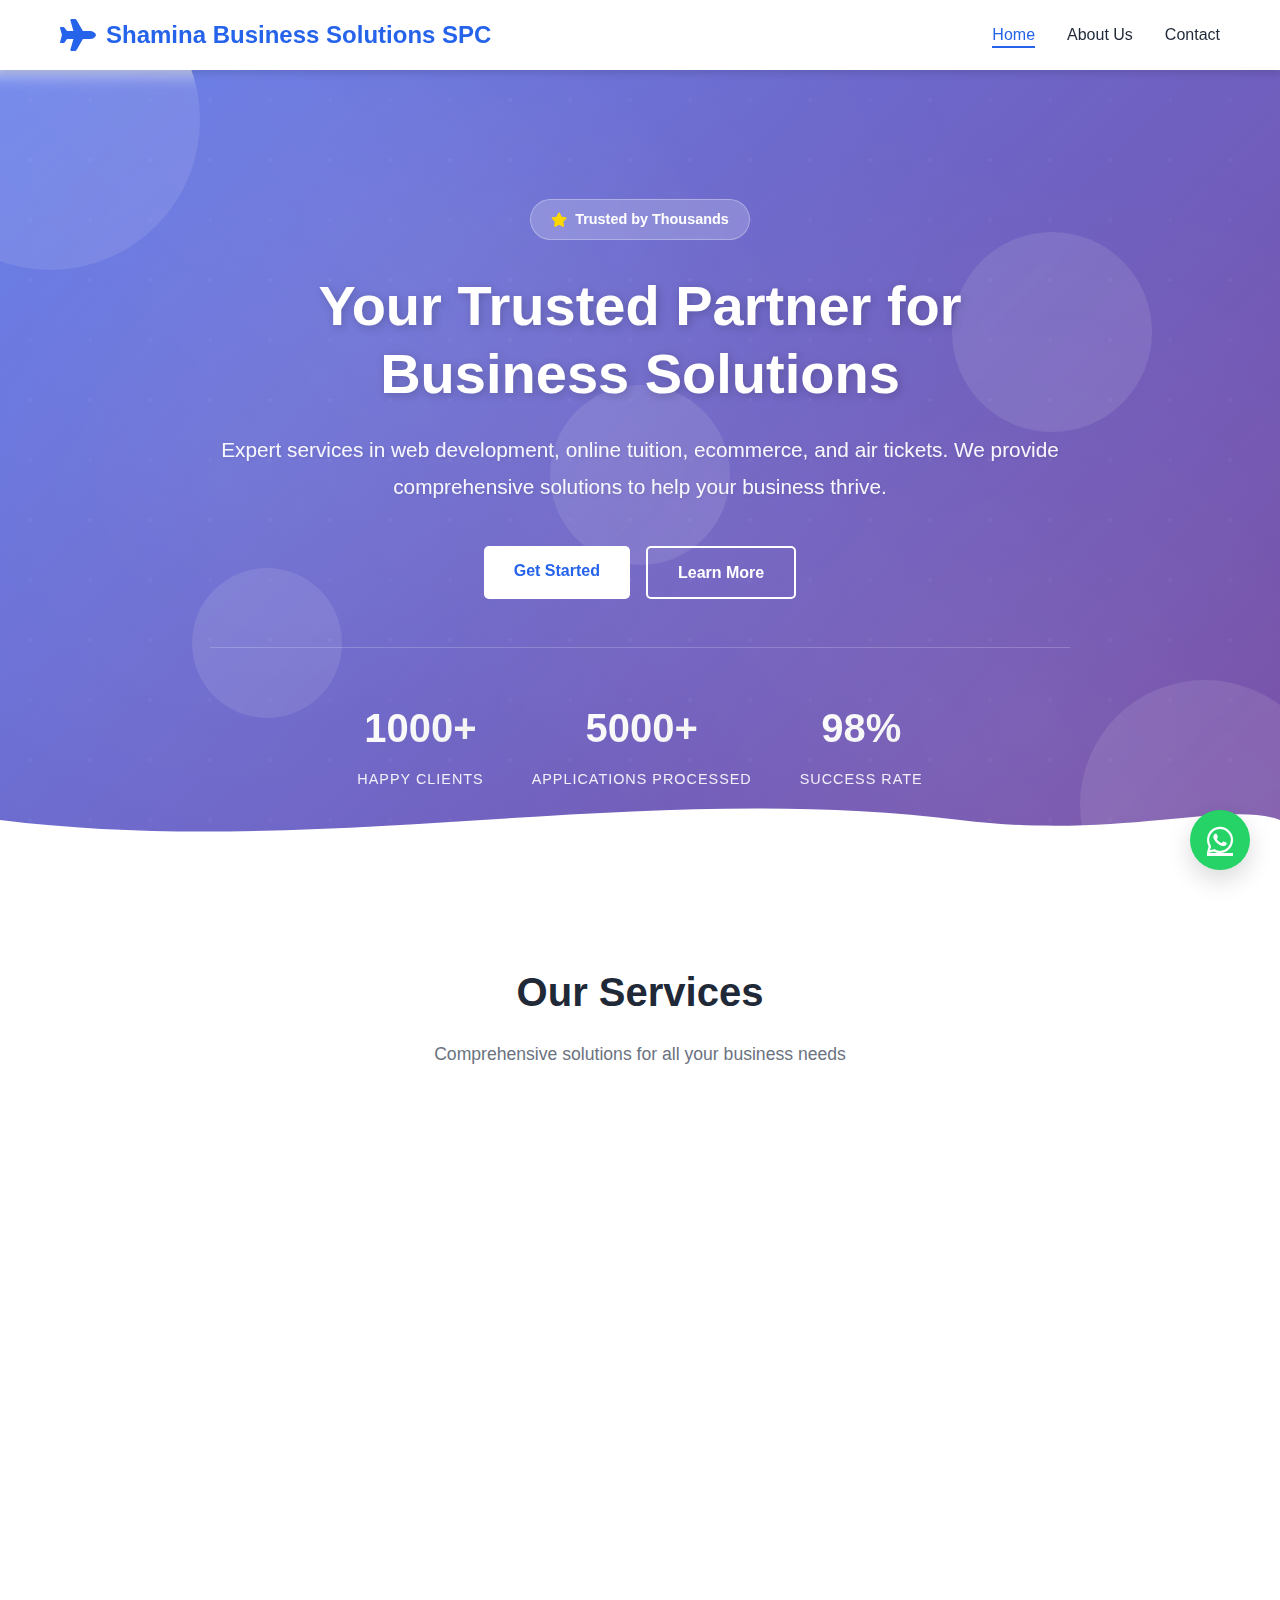
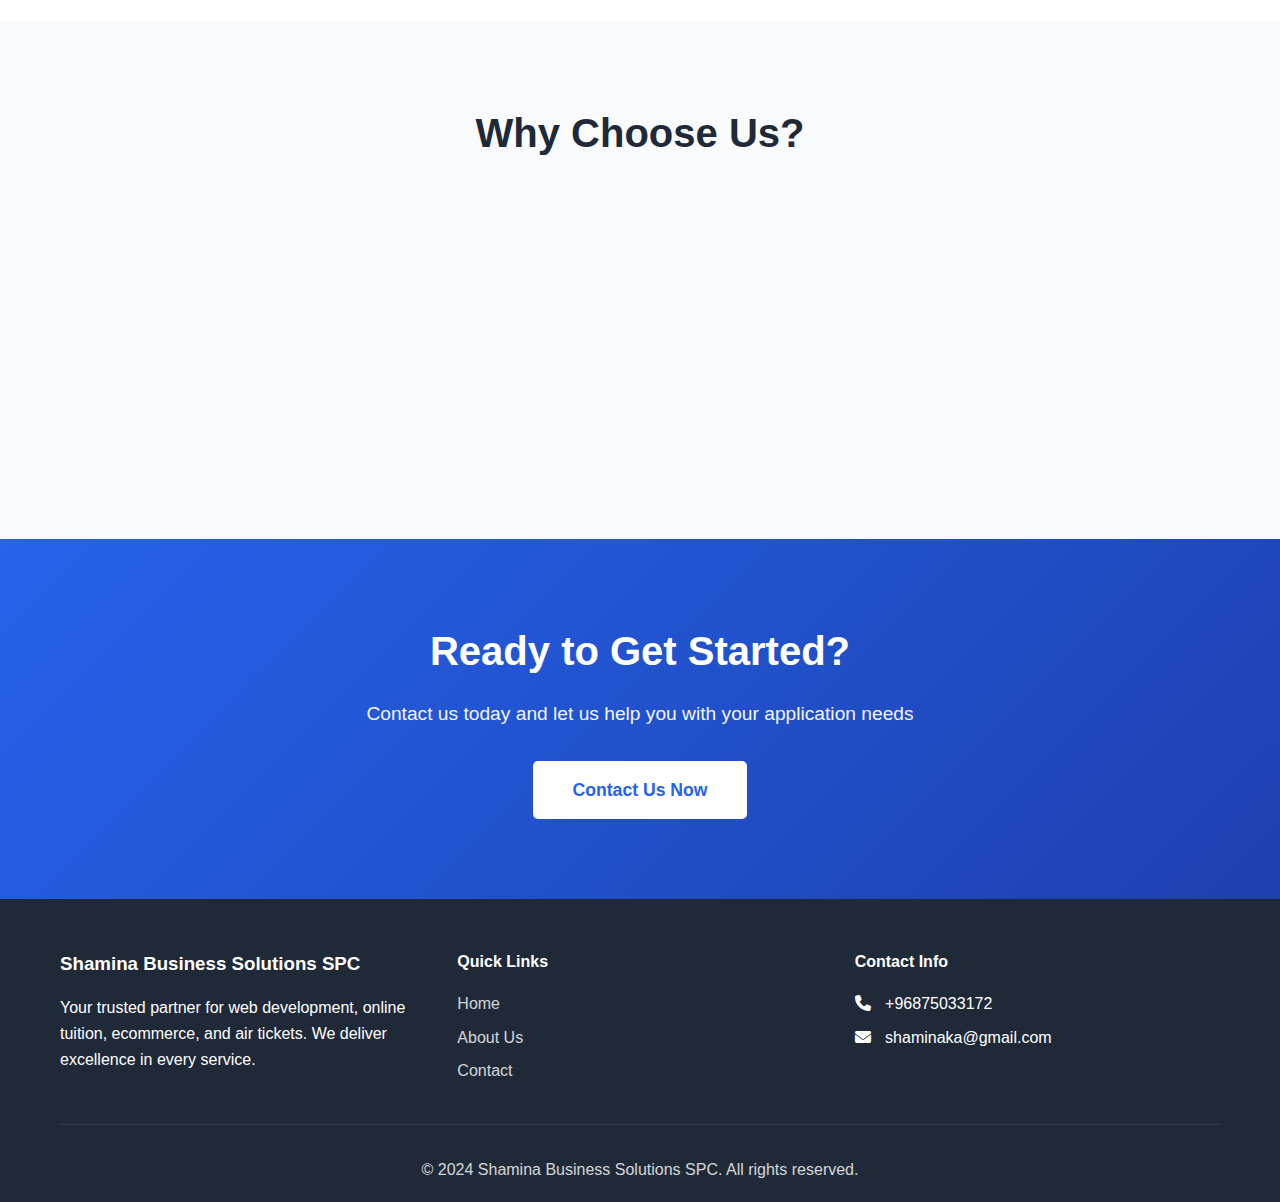
<file: index.html>
<!DOCTYPE html>
<html lang="en">
<head>
    <meta charset="UTF-8">
    <meta name="viewport" content="width=device-width, initial-scale=1.0">
    <title>Shamina Business Solutions SPC - Your Trusted Application Consultancy</title>
    <link rel="stylesheet" href="styles.css">
    <link rel="stylesheet" href="https://cdnjs.cloudflare.com/ajax/libs/font-awesome/6.4.0/css/all.min.css">
</head>
<body>
    <!-- Navigation -->
    <nav class="navbar">
        <div class="container">
            <div class="nav-wrapper">
                <div class="logo">
                    <i class="fas fa-plane"></i>
                    <span>Shamina Business Solutions SPC</span>
                </div>
                <ul class="nav-menu" id="navMenu">
                    <li><a href="index.html" class="active">Home</a></li>
                    <li><a href="about.html">About Us</a></li>
                    <li><a href="contact.html">Contact</a></li>
                </ul>
                <div class="hamburger" id="hamburger">
                    <span></span>
                    <span></span>
                    <span></span>
                </div>
            </div>
        </div>
    </nav>

    <!-- Hero Section -->
    <section class="hero">
        <div class="hero-background">
            <div class="hero-shapes">
                <div class="shape shape-1"></div>
                <div class="shape shape-2"></div>
                <div class="shape shape-3"></div>
                <div class="shape shape-4"></div>
                <div class="shape shape-5"></div>
            </div>
            <div class="hero-pattern"></div>
        </div>
        <div class="hero-overlay"></div>
        <div class="container">
            <div class="hero-content">
                <div class="hero-badge">
                    <i class="fas fa-star"></i>
                    <span>Trusted by Thousands</span>
                </div>
                <h1>Your Trusted Partner for Business Solutions</h1>
                <p>Expert services in web development, online tuition, ecommerce, and air tickets. We provide comprehensive solutions to help your business thrive.</p>
                <div class="hero-buttons">
                    <a href="contact.html" class="btn btn-primary">Get Started</a>
                    <a href="about.html" class="btn btn-secondary">Learn More</a>
                </div>
                <div class="hero-stats">
                    <div class="stat-item">
                        <div class="stat-number">1000+</div>
                        <div class="stat-label">Happy Clients</div>
                    </div>
                    <div class="stat-item">
                        <div class="stat-number">5000+</div>
                        <div class="stat-label">Applications Processed</div>
                    </div>
                    <div class="stat-item">
                        <div class="stat-number">98%</div>
                        <div class="stat-label">Success Rate</div>
                    </div>
                </div>
            </div>
        </div>
        <div class="hero-wave">
            <svg viewBox="0 0 1200 120" preserveAspectRatio="none">
                <path d="M0,60 C300,100 600,20 900,60 C1050,80 1150,40 1200,60 L1200,120 L0,120 Z" fill="white"></path>
            </svg>
        </div>
    </section>

    <!-- Services Section -->
    <section class="services">
        <div class="container">
            <h2 class="section-title">Our Services</h2>
            <p class="section-subtitle">Comprehensive solutions for all your business needs</p>
            <div class="services-grid">
                <div class="service-card">
                    <div class="service-icon">
                        <i class="fas fa-code"></i>
                    </div>
                    <h3>Web Developing</h3>
                    <p>Professional web development services to create stunning, responsive websites tailored to your business needs. From design to deployment, we've got you covered.</p>
                </div>
                <div class="service-card">
                    <div class="service-icon">
                        <i class="fas fa-graduation-cap"></i>
                    </div>
                    <h3>Online Tuition</h3>
                    <p>Expert online tutoring services across various subjects. Learn from qualified instructors in a flexible, interactive online environment.</p>
                </div>
                <div class="service-card">
                    <div class="service-icon">
                        <i class="fas fa-shopping-cart"></i>
                    </div>
                    <h3>Ecommerce</h3>
                    <p>Complete ecommerce solutions to set up and manage your online store. We help you sell products and services online with ease.</p>
                </div>
                <div class="service-card">
                    <div class="service-icon">
                        <i class="fas fa-plane-departure"></i>
                    </div>
                    <h3>Air Tickets</h3>
                    <p>Book domestic and international flights with ease. We help you find the best deals and handle all booking procedures.</p>
                </div>
            </div>
        </div>
    </section>

    <!-- Why Choose Us Section -->
    <section class="why-choose-us">
        <div class="container">
            <h2 class="section-title">Why Choose Us?</h2>
            <div class="features-grid">
                <div class="feature-item">
                    <i class="fas fa-check-circle"></i>
                    <h4>Expert Guidance</h4>
                    <p>Years of experience in handling various online applications</p>
                </div>
                <div class="feature-item">
                    <i class="fas fa-clock"></i>
                    <h4>Quick Processing</h4>
                    <p>Fast and efficient service to save your valuable time</p>
                </div>
                <div class="feature-item">
                    <i class="fas fa-shield-alt"></i>
                    <h4>Secure & Reliable</h4>
                    <p>Your information is safe with us. We maintain strict confidentiality</p>
                </div>
                <div class="feature-item">
                    <i class="fas fa-handshake"></i>
                    <h4>Customer Support</h4>
                    <p>Dedicated support team available to assist you anytime</p>
                </div>
            </div>
        </div>
    </section>

    <!-- CTA Section -->
    <section class="cta">
        <div class="container">
            <h2>Ready to Get Started?</h2>
            <p>Contact us today and let us help you with your application needs</p>
            <a href="contact.html" class="btn btn-primary btn-large">Contact Us Now</a>
        </div>
    </section>

    <!-- Footer -->
    <footer class="footer">
        <div class="container">
            <div class="footer-content">
                <div class="footer-section">
                    <h3>Shamina Business Solutions SPC</h3>
                    <p>Your trusted partner for web development, online tuition, ecommerce, and air tickets. We deliver excellence in every service.</p>
                </div>
                <div class="footer-section">
                    <h4>Quick Links</h4>
                    <ul>
                        <li><a href="index.html">Home</a></li>
                        <li><a href="about.html">About Us</a></li>
                        <li><a href="contact.html">Contact</a></li>
                    </ul>
                </div>
                <div class="footer-section">
                    <h4>Contact Info</h4>
                    <ul>
                        <li><i class="fas fa-phone"></i> +96875033172</li>
                        <li><i class="fas fa-envelope"></i> shaminaka@gmail.com</li>
                    </ul>
                </div>
            </div>
            <div class="footer-bottom">
                <p>&copy; 2024 Shamina Business Solutions SPC. All rights reserved.</p>
            </div>
        </div>
    </footer>

    <!-- WhatsApp Floating Button -->
    <a href="https://wa.me/96875033172?text=Hello!%20I%20need%20help%20with%20your%20services." class="whatsapp-float" target="_blank" aria-label="Chat on WhatsApp">
        <i class="fab fa-whatsapp"></i>
    </a>

    <script src="script.js"></script>
</body>
</html>
</file>
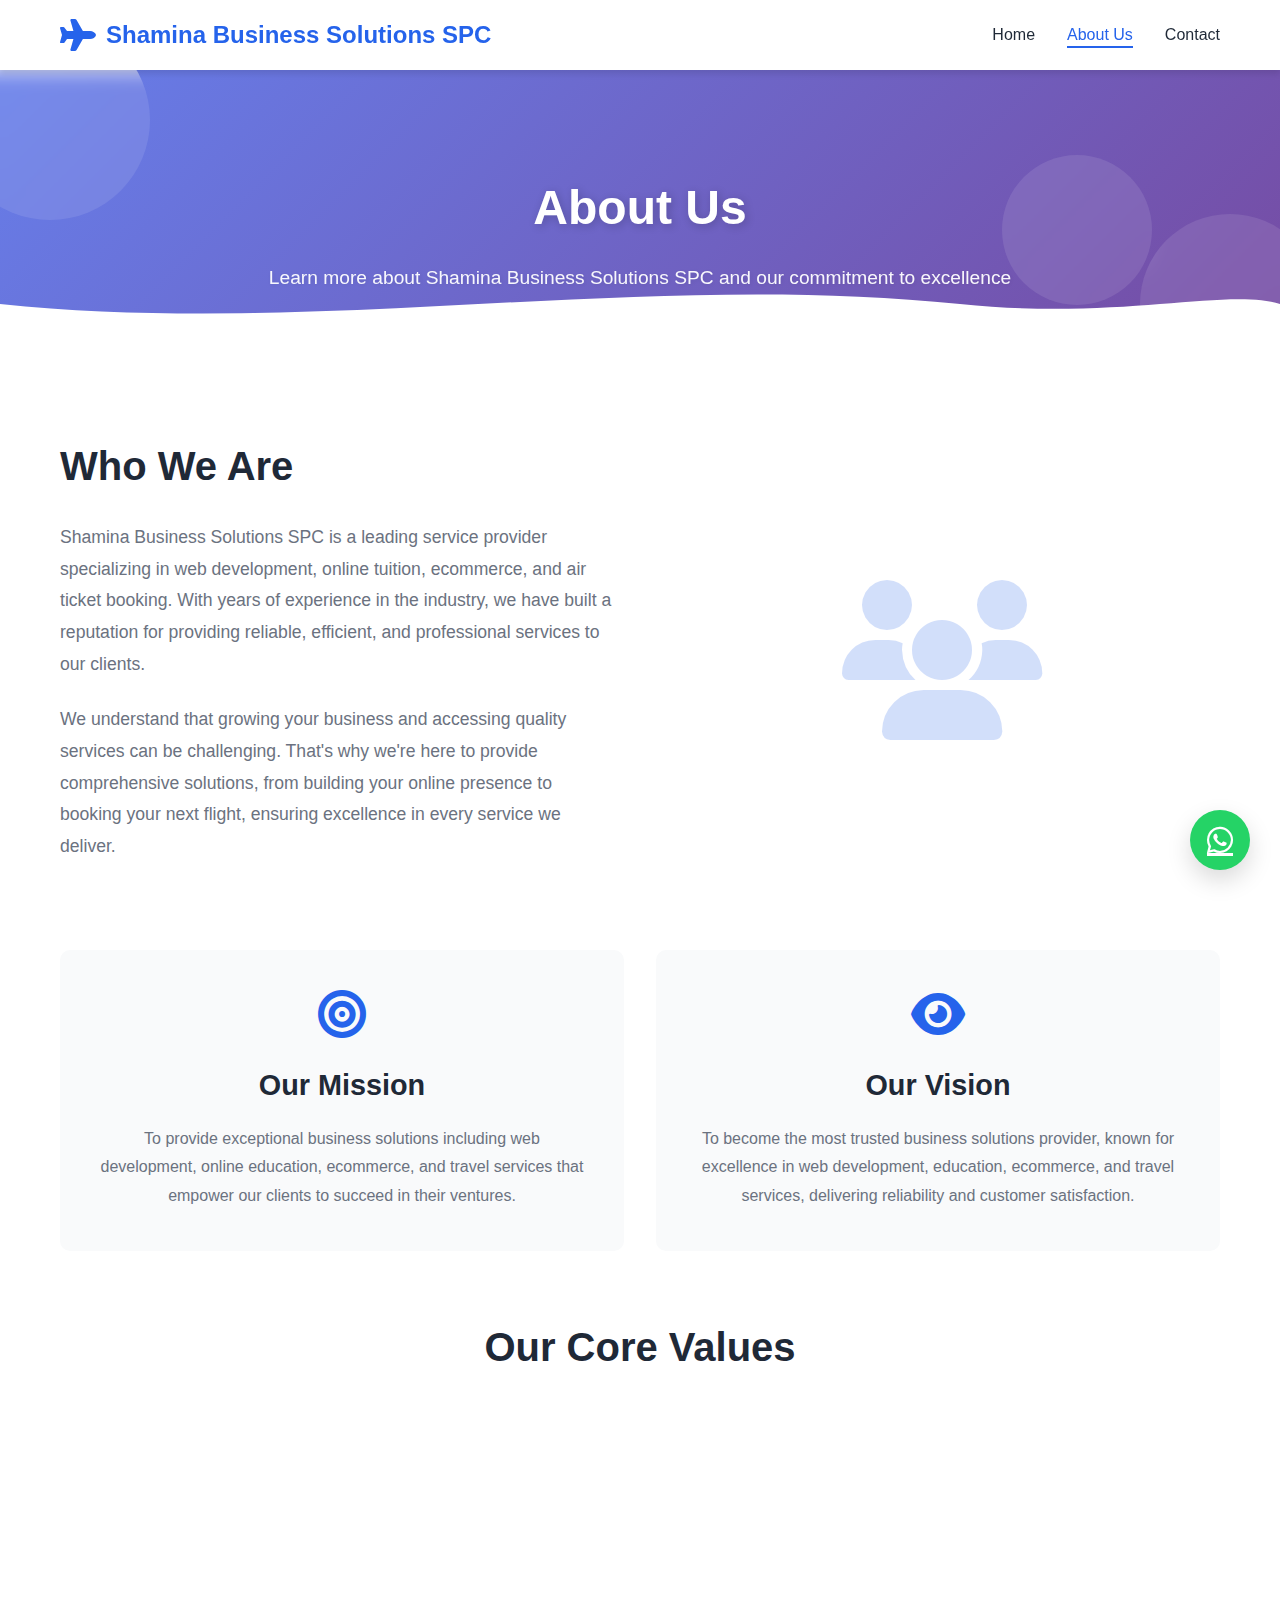
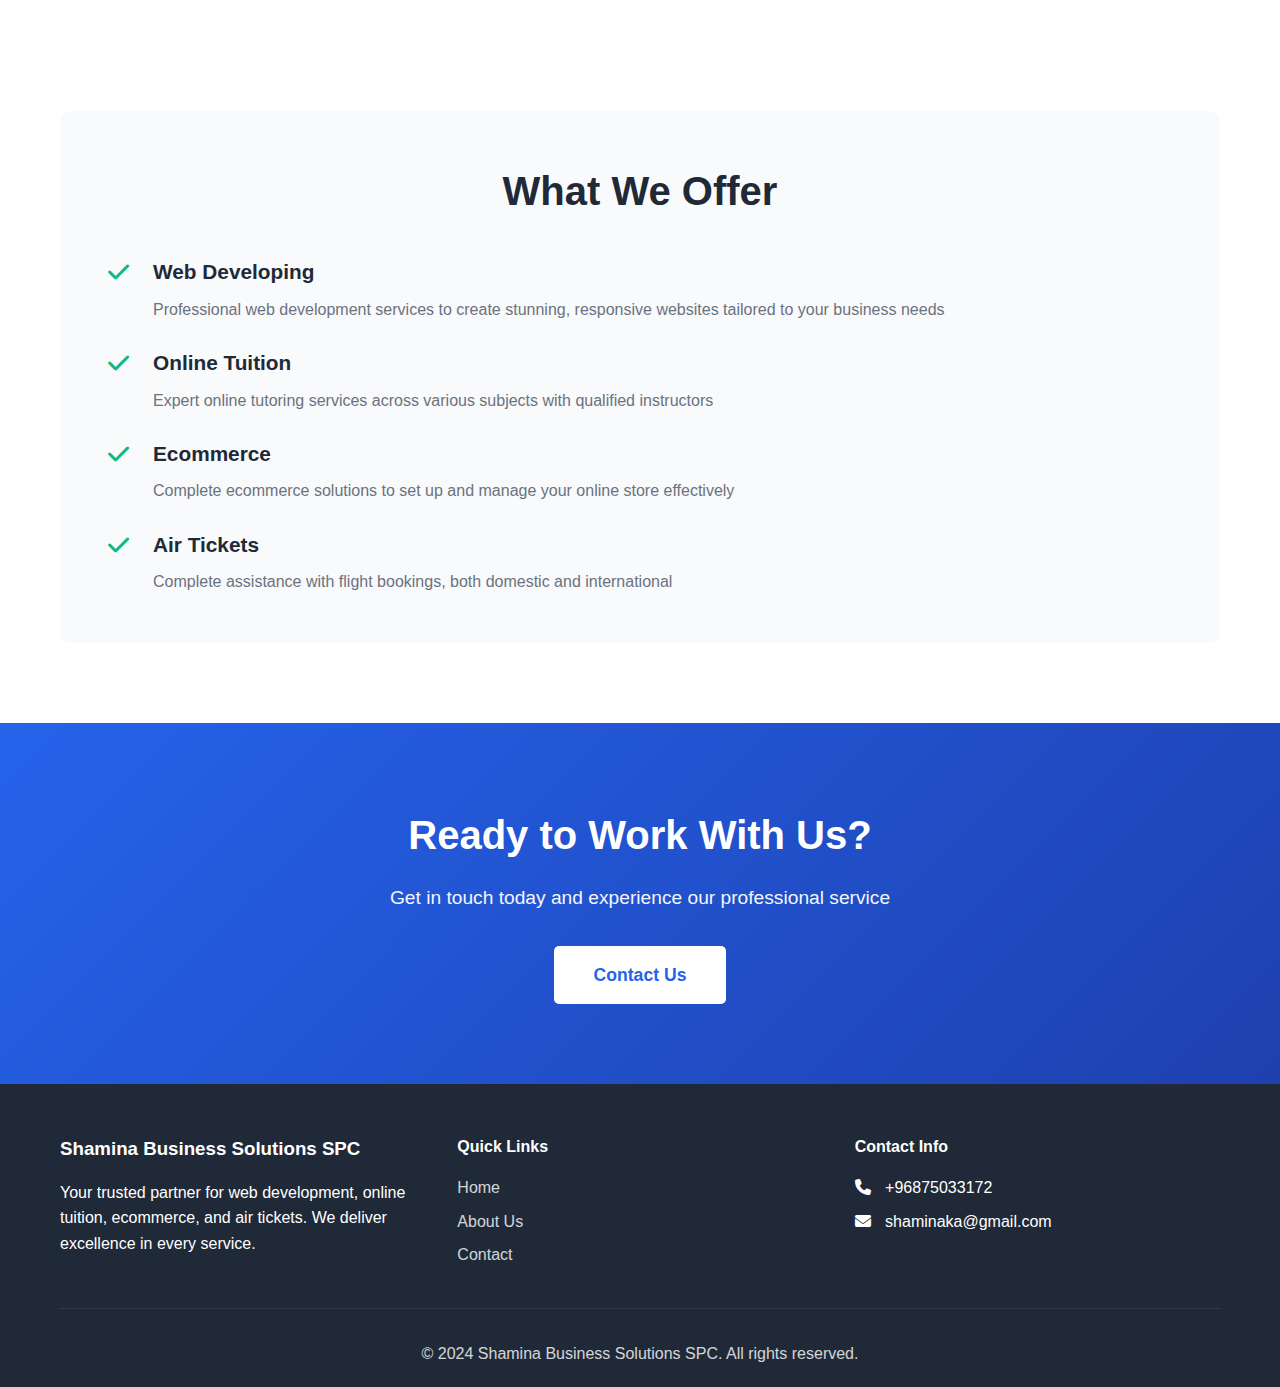
<file: about.html>
<!DOCTYPE html>
<html lang="en">
<head>
    <meta charset="UTF-8">
    <meta name="viewport" content="width=device-width, initial-scale=1.0">
    <title>About Us - Shamina Business Solutions SPC</title>
    <link rel="stylesheet" href="styles.css">
    <link rel="stylesheet" href="https://cdnjs.cloudflare.com/ajax/libs/font-awesome/6.4.0/css/all.min.css">
</head>
<body>
    <!-- Navigation -->
    <nav class="navbar">
        <div class="container">
            <div class="nav-wrapper">
                <div class="logo">
                    <i class="fas fa-plane"></i>
                    <span>Shamina Business Solutions SPC</span>
                </div>
                <ul class="nav-menu" id="navMenu">
                    <li><a href="index.html">Home</a></li>
                    <li><a href="about.html" class="active">About Us</a></li>
                    <li><a href="contact.html">Contact</a></li>
                </ul>
                <div class="hamburger" id="hamburger">
                    <span></span>
                    <span></span>
                    <span></span>
                </div>
            </div>
        </div>
    </nav>

    <!-- Page Header -->
    <section class="page-header">
        <div class="page-header-background">
            <div class="page-header-shapes">
                <div class="page-shape page-shape-1"></div>
                <div class="page-shape page-shape-2"></div>
                <div class="page-shape page-shape-3"></div>
            </div>
        </div>
        <div class="container">
            <h1>About Us</h1>
            <p>Learn more about Shamina Business Solutions SPC and our commitment to excellence</p>
        </div>
        <div class="page-header-wave">
            <svg viewBox="0 0 1200 120" preserveAspectRatio="none">
                <path d="M0,60 C300,100 600,20 900,60 C1050,80 1150,40 1200,60 L1200,120 L0,120 Z" fill="white"></path>
            </svg>
        </div>
    </section>

    <!-- About Content -->
    <section class="about-content">
        <div class="container">
            <div class="about-wrapper">
                <div class="about-text">
                    <h2>Who We Are</h2>
                    <p>Shamina Business Solutions SPC is a leading service provider specializing in web development, online tuition, ecommerce, and air ticket booking. With years of experience in the industry, we have built a reputation for providing reliable, efficient, and professional services to our clients.</p>
                    <p>We understand that growing your business and accessing quality services can be challenging. That's why we're here to provide comprehensive solutions, from building your online presence to booking your next flight, ensuring excellence in every service we deliver.</p>
                </div>
                <div class="about-image">
                    <i class="fas fa-users"></i>
                </div>
            </div>

            <div class="mission-vision">
                <div class="mission-card">
                    <i class="fas fa-bullseye"></i>
                    <h3>Our Mission</h3>
                    <p>To provide exceptional business solutions including web development, online education, ecommerce, and travel services that empower our clients to succeed in their ventures.</p>
                </div>
                <div class="vision-card">
                    <i class="fas fa-eye"></i>
                    <h3>Our Vision</h3>
                    <p>To become the most trusted business solutions provider, known for excellence in web development, education, ecommerce, and travel services, delivering reliability and customer satisfaction.</p>
                </div>
            </div>

            <div class="values-section">
                <h2>Our Core Values</h2>
                <div class="values-grid">
                    <div class="value-item">
                        <i class="fas fa-star"></i>
                        <h4>Excellence</h4>
                        <p>We strive for excellence in every service we provide</p>
                    </div>
                    <div class="value-item">
                        <i class="fas fa-heart"></i>
                        <h4>Integrity</h4>
                        <p>Honest and transparent in all our dealings</p>
                    </div>
                    <div class="value-item">
                        <i class="fas fa-users-cog"></i>
                        <h4>Customer Focus</h4>
                        <p>Your satisfaction is our top priority</p>
                    </div>
                    <div class="value-item">
                        <i class="fas fa-lightbulb"></i>
                        <h4>Innovation</h4>
                        <p>Continuously improving our services and processes</p>
                    </div>
                </div>
            </div>

            <div class="services-overview">
                <h2>What We Offer</h2>
                <div class="services-list">
                    <div class="service-item">
                        <i class="fas fa-check"></i>
                        <div>
                            <h4>Web Developing</h4>
                            <p>Professional web development services to create stunning, responsive websites tailored to your business needs</p>
                        </div>
                    </div>
                    <div class="service-item">
                        <i class="fas fa-check"></i>
                        <div>
                            <h4>Online Tuition</h4>
                            <p>Expert online tutoring services across various subjects with qualified instructors</p>
                        </div>
                    </div>
                    <div class="service-item">
                        <i class="fas fa-check"></i>
                        <div>
                            <h4>Ecommerce</h4>
                            <p>Complete ecommerce solutions to set up and manage your online store effectively</p>
                        </div>
                    </div>
                    <div class="service-item">
                        <i class="fas fa-check"></i>
                        <div>
                            <h4>Air Tickets</h4>
                            <p>Complete assistance with flight bookings, both domestic and international</p>
                        </div>
                    </div>
                </div>
            </div>
        </div>
    </section>

    <!-- CTA Section -->
    <section class="cta">
        <div class="container">
            <h2>Ready to Work With Us?</h2>
            <p>Get in touch today and experience our professional service</p>
            <a href="contact.html" class="btn btn-primary btn-large">Contact Us</a>
        </div>
    </section>

    <!-- Footer -->
    <footer class="footer">
        <div class="container">
            <div class="footer-content">
                <div class="footer-section">
                    <h3>Shamina Business Solutions SPC</h3>
                    <p>Your trusted partner for web development, online tuition, ecommerce, and air tickets. We deliver excellence in every service.</p>
                </div>
                <div class="footer-section">
                    <h4>Quick Links</h4>
                    <ul>
                        <li><a href="index.html">Home</a></li>
                        <li><a href="about.html">About Us</a></li>
                        <li><a href="contact.html">Contact</a></li>
                    </ul>
                </div>
                <div class="footer-section">
                    <h4>Contact Info</h4>
                    <ul>
                        <li><i class="fas fa-phone"></i> +96875033172</li>
                        <li><i class="fas fa-envelope"></i> shaminaka@gmail.com</li>
                    </ul>
                </div>
            </div>
            <div class="footer-bottom">
                <p>&copy; 2024 Shamina Business Solutions SPC. All rights reserved.</p>
            </div>
        </div>
    </footer>

    <!-- WhatsApp Floating Button -->
    <a href="https://wa.me/96875033172?text=Hello!%20I%20need%20help%20with%20your%20services." class="whatsapp-float" target="_blank" aria-label="Chat on WhatsApp">
        <i class="fab fa-whatsapp"></i>
    </a>

    <script src="script.js"></script>
</body>
</html>
</file>
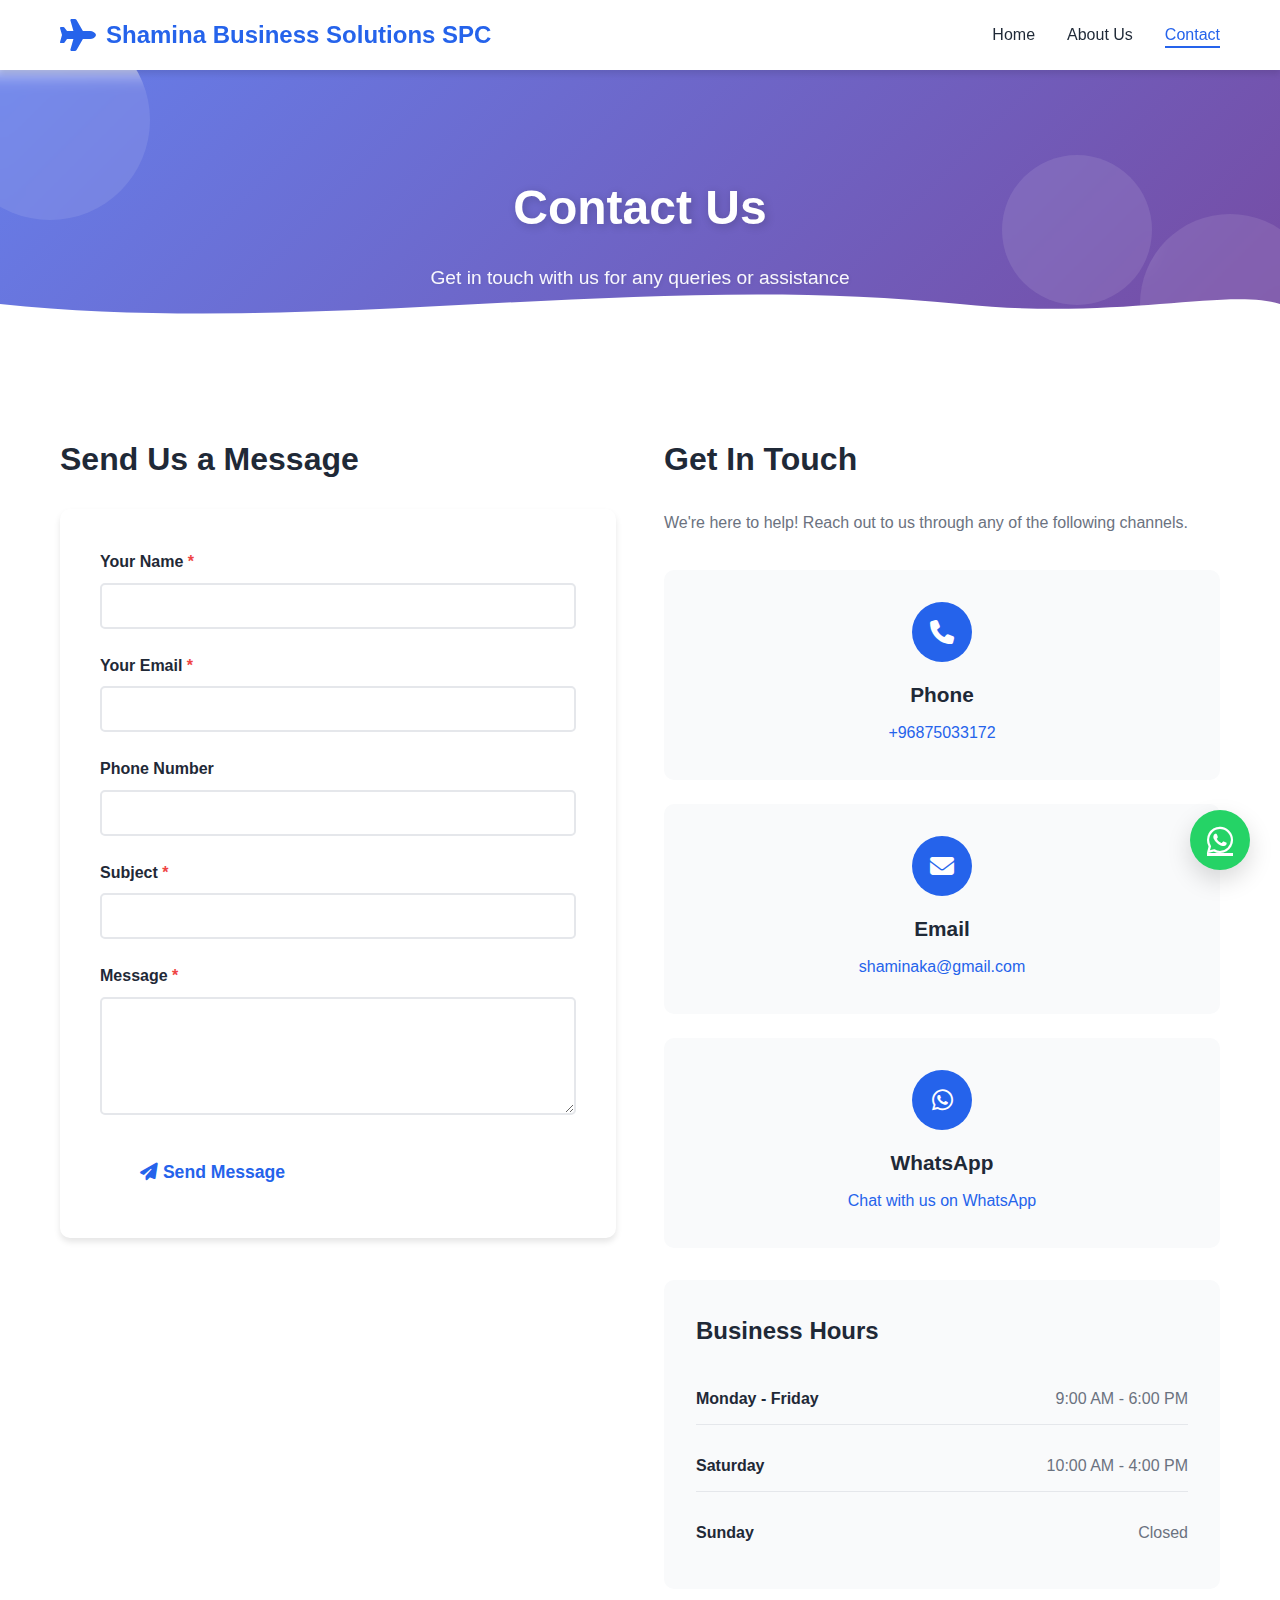
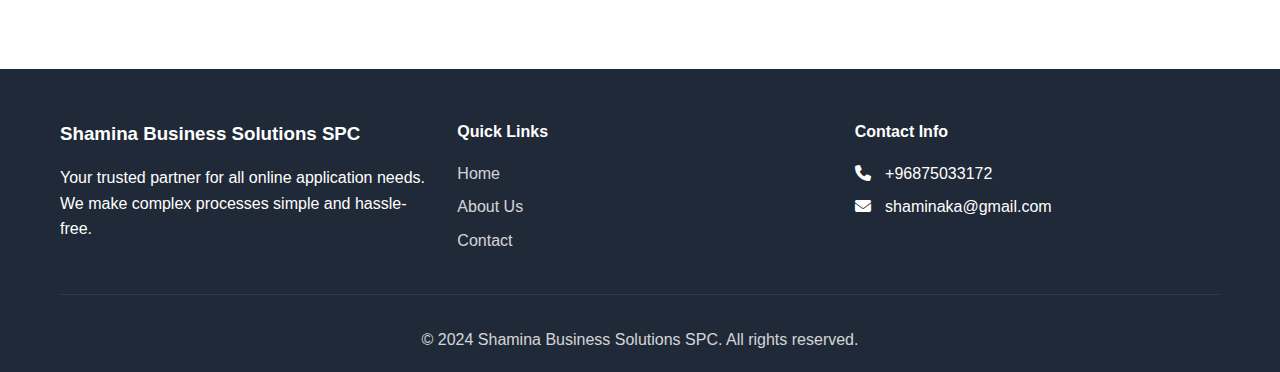
<file: contact.html>
<!DOCTYPE html>
<html lang="en">
<head>
    <meta charset="UTF-8">
    <meta name="viewport" content="width=device-width, initial-scale=1.0">
    <title>Contact Us - Shamina Business Solutions SPC</title>
    <link rel="stylesheet" href="styles.css">
    <link rel="stylesheet" href="https://cdnjs.cloudflare.com/ajax/libs/font-awesome/6.4.0/css/all.min.css">
</head>
<body>
    <!-- Navigation -->
    <nav class="navbar">
        <div class="container">
            <div class="nav-wrapper">
                <div class="logo">
                    <i class="fas fa-plane"></i>
                    <span>Shamina Business Solutions SPC</span>
                </div>
                <ul class="nav-menu" id="navMenu">
                    <li><a href="index.html">Home</a></li>
                    <li><a href="about.html">About Us</a></li>
                    <li><a href="contact.html" class="active">Contact</a></li>
                </ul>
                <div class="hamburger" id="hamburger">
                    <span></span>
                    <span></span>
                    <span></span>
                </div>
            </div>
        </div>
    </nav>

    <!-- Page Header -->
    <section class="page-header">
        <div class="page-header-background">
            <div class="page-header-shapes">
                <div class="page-shape page-shape-1"></div>
                <div class="page-shape page-shape-2"></div>
                <div class="page-shape page-shape-3"></div>
            </div>
        </div>
        <div class="container">
            <h1>Contact Us</h1>
            <p>Get in touch with us for any queries or assistance</p>
        </div>
        <div class="page-header-wave">
            <svg viewBox="0 0 1200 120" preserveAspectRatio="none">
                <path d="M0,60 C300,100 600,20 900,60 C1050,80 1150,40 1200,60 L1200,120 L0,120 Z" fill="white"></path>
            </svg>
        </div>
    </section>

    <!-- Contact Section -->
    <section class="contact-section">
        <div class="container">
            <div class="contact-wrapper">
                <!-- Contact Form -->
                <div class="contact-form-container">
                    <h2>Send Us a Message</h2>
                    <form id="contactForm" class="contact-form">
                        <div class="form-group">
                            <label for="name">Your Name <span>*</span></label>
                            <input type="text" id="name" name="name" required>
                        </div>
                        <div class="form-group">
                            <label for="email">Your Email <span>*</span></label>
                            <input type="email" id="email" name="email" required>
                        </div>
                        <div class="form-group">
                            <label for="phone">Phone Number</label>
                            <input type="tel" id="phone" name="phone">
                        </div>
                        <div class="form-group">
                            <label for="subject">Subject <span>*</span></label>
                            <input type="text" id="subject" name="subject" required>
                        </div>
                        <div class="form-group">
                            <label for="message">Message <span>*</span></label>
                            <textarea id="message" name="message" rows="5" required></textarea>
                        </div>
                        <button type="submit" class="btn btn-primary btn-large">
                            <i class="fas fa-paper-plane"></i> Send Message
                        </button>
                        <div id="formMessage" class="form-message"></div>
                    </form>
                </div>

                <!-- Contact Info -->
                <div class="contact-info-container">
                    <h2>Get In Touch</h2>
                    <p>We're here to help! Reach out to us through any of the following channels.</p>
                    
                    <div class="contact-info-cards">
                        <div class="contact-info-card">
                            <div class="contact-icon">
                                <i class="fas fa-phone"></i>
                            </div>
                            <h3>Phone</h3>
                            <p><a href="tel:+96875033172">+96875033172</a></p>
                        </div>
                        
                        <div class="contact-info-card">
                            <div class="contact-icon">
                                <i class="fas fa-envelope"></i>
                            </div>
                            <h3>Email</h3>
                            <p><a href="mailto:shaminaanvar@gmail.com">shaminaka@gmail.com</a></p>
                        </div>
                        
                        <div class="contact-info-card">
                            <div class="contact-icon">
                                <i class="fab fa-whatsapp"></i>
                            </div>
                            <h3>WhatsApp</h3>
                            <p><a href="https://wa.me/916238099055?text=Hello!%20I%20need%20help%20with%20an%20application." target="_blank">Chat with us on WhatsApp</a></p>
                        </div>
                    </div>

                    <div class="business-hours">
                        <h3>Business Hours</h3>
                        <div class="hours-list">
                            <div class="hours-item">
                                <span>Monday - Friday</span>
                                <span>9:00 AM - 6:00 PM</span>
                            </div>
                            <div class="hours-item">
                                <span>Saturday</span>
                                <span>10:00 AM - 4:00 PM</span>
                            </div>
                            <div class="hours-item">
                                <span>Sunday</span>
                                <span>Closed</span>
                            </div>
                        </div>
                    </div>
                </div>
            </div>
        </div>
    </section>

    <!-- Footer -->
    <footer class="footer">
        <div class="container">
            <div class="footer-content">
                <div class="footer-section">
                    <h3>Shamina Business Solutions SPC</h3>
                    <p>Your trusted partner for all online application needs. We make complex processes simple and hassle-free.</p>
                </div>
                <div class="footer-section">
                    <h4>Quick Links</h4>
                    <ul>
                        <li><a href="index.html">Home</a></li>
                        <li><a href="about.html">About Us</a></li>
                        <li><a href="contact.html">Contact</a></li>
                    </ul>
                </div>
                <div class="footer-section">
                    <h4>Contact Info</h4>
                    <ul>
                        <li><i class="fas fa-phone"></i> +96875033172</li>
                        <li><i class="fas fa-envelope"></i> shaminaka@gmail.com</li>
                    </ul>
                </div>
            </div>
            <div class="footer-bottom">
                <p>&copy; 2024 Shamina Business Solutions SPC. All rights reserved.</p>
            </div>
        </div>
    </footer>

    <!-- WhatsApp Floating Button -->
    <a href="https://wa.me/916238099055?text=Hello!%20I%20need%20help%20with%20an%20application." class="whatsapp-float" target="_blank" aria-label="Chat on WhatsApp">
        <i class="fab fa-whatsapp"></i>
    </a>

    <script src="script.js"></script>
</body>
</html>
</file>
<file: styles.css>
/* Reset and Base Styles */
* {
    margin: 0;
    padding: 0;
    box-sizing: border-box;
}

:root {
    --primary-color: #2563eb;
    --primary-dark: #1e40af;
    --secondary-color: #10b981;
    --text-dark: #1f2937;
    --text-light: #6b7280;
    --bg-light: #f9fafb;
    --white: #ffffff;
    --shadow: 0 4px 6px rgba(0, 0, 0, 0.1);
    --shadow-lg: 0 10px 25px rgba(0, 0, 0, 0.15);
}

body {
    font-family: 'Segoe UI', Tahoma, Geneva, Verdana, sans-serif;
    line-height: 1.6;
    color: var(--text-dark);
    overflow-x: hidden;
}

.container {
    max-width: 1200px;
    margin: 0 auto;
    padding: 0 20px;
}

/* Navigation */
.navbar {
    background: var(--white);
    box-shadow: var(--shadow);
    position: sticky;
    top: 0;
    z-index: 1000;
    padding: 1rem 0;
}

.nav-wrapper {
    display: flex;
    justify-content: space-between;
    align-items: center;
}

.logo {
    display: flex;
    align-items: center;
    gap: 10px;
    font-size: 1.5rem;
    font-weight: bold;
    color: var(--primary-color);
}

.logo i {
    font-size: 2rem;
}

.nav-menu {
    display: flex;
    list-style: none;
    gap: 2rem;
    align-items: center;
}

.nav-menu a {
    text-decoration: none;
    color: var(--text-dark);
    font-weight: 500;
    transition: color 0.3s;
    position: relative;
}

.nav-menu a:hover,
.nav-menu a.active {
    color: var(--primary-color);
}

.nav-menu a.active::after {
    content: '';
    position: absolute;
    bottom: -5px;
    left: 0;
    width: 100%;
    height: 2px;
    background: var(--primary-color);
}

.hamburger {
    display: none;
    flex-direction: column;
    cursor: pointer;
    gap: 5px;
}

.hamburger span {
    width: 25px;
    height: 3px;
    background: var(--text-dark);
    transition: 0.3s;
}

/* Hero Section */
.hero {
    background: linear-gradient(135deg, #667eea 0%, #764ba2 25%, #f093fb 50%, #4facfe 75%, #00f2fe 100%);
    background-size: 400% 400%;
    animation: gradientShift 15s ease infinite;
    color: var(--white);
    padding: 120px 0 80px;
    position: relative;
    overflow: hidden;
    min-height: 90vh;
    display: flex;
    align-items: center;
}

@keyframes gradientShift {
    0% { background-position: 0% 50%; }
    50% { background-position: 100% 50%; }
    100% { background-position: 0% 50%; }
}

.hero-background {
    position: absolute;
    top: 0;
    left: 0;
    right: 0;
    bottom: 0;
    overflow: hidden;
}

.hero-shapes {
    position: absolute;
    width: 100%;
    height: 100%;
}

.shape {
    position: absolute;
    border-radius: 50%;
    background: rgba(255, 255, 255, 0.1);
    backdrop-filter: blur(10px);
    animation: float 20s infinite ease-in-out;
}

.shape-1 {
    width: 300px;
    height: 300px;
    top: -100px;
    left: -100px;
    animation-delay: 0s;
}

.shape-2 {
    width: 200px;
    height: 200px;
    top: 20%;
    right: 10%;
    animation-delay: 2s;
}

.shape-3 {
    width: 150px;
    height: 150px;
    bottom: 20%;
    left: 15%;
    animation-delay: 4s;
}

.shape-4 {
    width: 250px;
    height: 250px;
    bottom: -50px;
    right: -50px;
    animation-delay: 6s;
}

.shape-5 {
    width: 180px;
    height: 180px;
    top: 50%;
    left: 50%;
    transform: translate(-50%, -50%);
    animation-delay: 8s;
}

@keyframes float {
    0%, 100% {
        transform: translate(0, 0) rotate(0deg);
    }
    25% {
        transform: translate(30px, -30px) rotate(90deg);
    }
    50% {
        transform: translate(-20px, 20px) rotate(180deg);
    }
    75% {
        transform: translate(20px, 30px) rotate(270deg);
    }
}

.hero-pattern {
    position: absolute;
    top: 0;
    left: 0;
    right: 0;
    bottom: 0;
    background-image: 
        radial-gradient(circle at 20% 50%, rgba(255, 255, 255, 0.1) 0%, transparent 50%),
        radial-gradient(circle at 80% 80%, rgba(255, 255, 255, 0.1) 0%, transparent 50%),
        radial-gradient(circle at 40% 20%, rgba(255, 255, 255, 0.05) 0%, transparent 50%);
    opacity: 0.6;
}

.hero-overlay {
    position: absolute;
    top: 0;
    left: 0;
    right: 0;
    bottom: 0;
    background: 
        linear-gradient(45deg, transparent 30%, rgba(255, 255, 255, 0.05) 50%, transparent 70%),
        url('data:image/svg+xml,<svg width="60" height="60" xmlns="http://www.w3.org/2000/svg"><defs><pattern id="dots" width="60" height="60" patternUnits="userSpaceOnUse"><circle cx="30" cy="30" r="2" fill="rgba(255,255,255,0.1)"/></pattern></defs><rect width="60" height="60" fill="url(%23dots)"/></svg>');
    opacity: 0.4;
}

.hero-content {
    position: relative;
    z-index: 2;
    text-align: center;
    max-width: 900px;
    margin: 0 auto;
    padding: 0 20px;
}

.hero-badge {
    display: inline-flex;
    align-items: center;
    gap: 8px;
    background: rgba(255, 255, 255, 0.2);
    backdrop-filter: blur(10px);
    padding: 8px 20px;
    border-radius: 50px;
    margin-bottom: 2rem;
    font-size: 0.9rem;
    font-weight: 600;
    border: 1px solid rgba(255, 255, 255, 0.3);
    animation: fadeInUp 0.6s ease;
}

.hero-badge i {
    color: #ffd700;
    animation: spin 3s linear infinite;
}

@keyframes spin {
    from { transform: rotate(0deg); }
    to { transform: rotate(360deg); }
}

.hero-content h1 {
    font-size: 3.5rem;
    margin-bottom: 1.5rem;
    animation: fadeInUp 0.8s ease;
    font-weight: 800;
    text-shadow: 2px 2px 10px rgba(0, 0, 0, 0.2);
    line-height: 1.2;
}

.hero-content p {
    font-size: 1.3rem;
    margin-bottom: 2.5rem;
    opacity: 0.95;
    animation: fadeInUp 1s ease;
    line-height: 1.8;
    text-shadow: 1px 1px 5px rgba(0, 0, 0, 0.1);
}

.hero-buttons {
    display: flex;
    gap: 1rem;
    justify-content: center;
    flex-wrap: wrap;
    animation: fadeInUp 1.2s ease;
    margin-bottom: 3rem;
}

.hero-stats {
    display: flex;
    justify-content: center;
    gap: 3rem;
    flex-wrap: wrap;
    margin-top: 3rem;
    padding-top: 3rem;
    border-top: 1px solid rgba(255, 255, 255, 0.2);
    animation: fadeInUp 1.4s ease;
}

.stat-item {
    text-align: center;
}

.stat-number {
    font-size: 2.5rem;
    font-weight: 800;
    margin-bottom: 0.5rem;
    background: linear-gradient(135deg, #fff 0%, #f0f0f0 100%);
    -webkit-background-clip: text;
    -webkit-text-fill-color: transparent;
    background-clip: text;
}

.stat-label {
    font-size: 0.9rem;
    opacity: 0.9;
    text-transform: uppercase;
    letter-spacing: 1px;
}

.hero-wave {
    position: absolute;
    bottom: 0;
    left: 0;
    width: 100%;
    height: 120px;
    z-index: 1;
}

.hero-wave svg {
    width: 100%;
    height: 100%;
    fill: var(--white);
}

/* Buttons */
.btn {
    padding: 12px 30px;
    border: none;
    border-radius: 5px;
    font-size: 1rem;
    font-weight: 600;
    cursor: pointer;
    text-decoration: none;
    display: inline-block;
    transition: all 0.3s;
}

.btn-primary {
    background: var(--white);
    color: var(--primary-color);
}

.btn-primary:hover {
    background: var(--bg-light);
    transform: translateY(-2px);
    box-shadow: var(--shadow-lg);
}

.btn-secondary {
    background: transparent;
    color: var(--white);
    border: 2px solid var(--white);
}

.btn-secondary:hover {
    background: var(--white);
    color: var(--primary-color);
}

.btn-large {
    padding: 15px 40px;
    font-size: 1.1rem;
}

/* Services Section */
.services {
    padding: 80px 0;
    background: var(--white);
}

.section-title {
    text-align: center;
    font-size: 2.5rem;
    margin-bottom: 1rem;
    color: var(--text-dark);
}

.section-subtitle {
    text-align: center;
    font-size: 1.1rem;
    color: var(--text-light);
    margin-bottom: 3rem;
}

.services-grid {
    display: grid;
    grid-template-columns: repeat(auto-fit, minmax(250px, 1fr));
    gap: 2rem;
    margin-top: 3rem;
}

.service-card {
    background: var(--white);
    padding: 2rem;
    border-radius: 10px;
    box-shadow: var(--shadow);
    text-align: center;
    transition: transform 0.3s, box-shadow 0.3s;
}

.service-card:hover {
    transform: translateY(-5px);
    box-shadow: var(--shadow-lg);
}

.service-icon {
    width: 80px;
    height: 80px;
    margin: 0 auto 1.5rem;
    background: linear-gradient(135deg, var(--primary-color), var(--primary-dark));
    border-radius: 50%;
    display: flex;
    align-items: center;
    justify-content: center;
    color: var(--white);
    font-size: 2rem;
}

.service-card h3 {
    font-size: 1.5rem;
    margin-bottom: 1rem;
    color: var(--text-dark);
}

.service-card p {
    color: var(--text-light);
    line-height: 1.8;
}

/* Why Choose Us */
.why-choose-us {
    padding: 80px 0;
    background: var(--bg-light);
}

.features-grid {
    display: grid;
    grid-template-columns: repeat(auto-fit, minmax(250px, 1fr));
    gap: 2rem;
    margin-top: 3rem;
}

.feature-item {
    text-align: center;
    padding: 2rem;
}

.feature-item i {
    font-size: 3rem;
    color: var(--primary-color);
    margin-bottom: 1rem;
}

.feature-item h4 {
    font-size: 1.3rem;
    margin-bottom: 0.5rem;
    color: var(--text-dark);
}

.feature-item p {
    color: var(--text-light);
}

/* CTA Section */
.cta {
    padding: 80px 0;
    background: linear-gradient(135deg, var(--primary-color) 0%, var(--primary-dark) 100%);
    color: var(--white);
    text-align: center;
}

.cta h2 {
    font-size: 2.5rem;
    margin-bottom: 1rem;
}

.cta p {
    font-size: 1.2rem;
    margin-bottom: 2rem;
    opacity: 0.95;
}

/* Footer */
.footer {
    background: var(--text-dark);
    color: var(--white);
    padding: 50px 0 20px;
}

.footer-content {
    display: grid;
    grid-template-columns: repeat(auto-fit, minmax(250px, 1fr));
    gap: 2rem;
    margin-bottom: 2rem;
}

.footer-section h3,
.footer-section h4 {
    margin-bottom: 1rem;
}

.footer-section ul {
    list-style: none;
}

.footer-section ul li {
    margin-bottom: 0.5rem;
}

.footer-section a {
    color: var(--white);
    text-decoration: none;
    opacity: 0.8;
    transition: opacity 0.3s;
}

.footer-section a:hover {
    opacity: 1;
}

.footer-section i {
    margin-right: 10px;
}

.footer-bottom {
    text-align: center;
    padding-top: 2rem;
    border-top: 1px solid rgba(255, 255, 255, 0.1);
    opacity: 0.8;
}

/* WhatsApp Float Button */
.whatsapp-float {
    position: fixed;
    width: 60px;
    height: 60px;
    bottom: 30px;
    right: 30px;
    background: #25d366;
    color: var(--white);
    border-radius: 50%;
    text-align: center;
    font-size: 30px;
    box-shadow: var(--shadow-lg);
    z-index: 1000;
    display: flex;
    align-items: center;
    justify-content: center;
    transition: transform 0.3s, box-shadow 0.3s;
    animation: pulse 2s infinite;
}

.whatsapp-float:hover {
    transform: scale(1.1);
    box-shadow: 0 15px 30px rgba(37, 211, 102, 0.4);
}

@keyframes pulse {
    0% {
        box-shadow: 0 0 0 0 rgba(37, 211, 102, 0.7);
    }
    70% {
        box-shadow: 0 0 0 10px rgba(37, 211, 102, 0);
    }
    100% {
        box-shadow: 0 0 0 0 rgba(37, 211, 102, 0);
    }
}

/* Page Header */
.page-header {
    background: linear-gradient(135deg, #667eea 0%, #764ba2 25%, #f093fb 50%, #4facfe 75%, #00f2fe 100%);
    background-size: 400% 400%;
    animation: gradientShift 15s ease infinite;
    color: var(--white);
    padding: 100px 0 60px;
    text-align: center;
    position: relative;
    overflow: hidden;
}

.page-header-background {
    position: absolute;
    top: 0;
    left: 0;
    right: 0;
    bottom: 0;
    overflow: hidden;
}

.page-header-shapes {
    position: absolute;
    width: 100%;
    height: 100%;
}

.page-shape {
    position: absolute;
    border-radius: 50%;
    background: rgba(255, 255, 255, 0.1);
    backdrop-filter: blur(10px);
    animation: float 15s infinite ease-in-out;
}

.page-shape-1 {
    width: 200px;
    height: 200px;
    top: -50px;
    left: -50px;
    animation-delay: 0s;
}

.page-shape-2 {
    width: 150px;
    height: 150px;
    top: 30%;
    right: 10%;
    animation-delay: 2s;
}

.page-shape-3 {
    width: 180px;
    height: 180px;
    bottom: -40px;
    right: -40px;
    animation-delay: 4s;
}

.page-header .container {
    position: relative;
    z-index: 2;
}

.page-header h1 {
    font-size: 3rem;
    margin-bottom: 1rem;
    font-weight: 800;
    text-shadow: 2px 2px 10px rgba(0, 0, 0, 0.2);
    animation: fadeInUp 0.8s ease;
}

.page-header p {
    font-size: 1.2rem;
    opacity: 0.95;
    text-shadow: 1px 1px 5px rgba(0, 0, 0, 0.1);
    animation: fadeInUp 1s ease;
}

.page-header-wave {
    position: absolute;
    bottom: 0;
    left: 0;
    width: 100%;
    height: 100px;
    z-index: 1;
}

.page-header-wave svg {
    width: 100%;
    height: 100%;
    fill: var(--white);
}

/* About Page */
.about-content {
    padding: 80px 0;
}

.about-wrapper {
    display: grid;
    grid-template-columns: 1fr 1fr;
    gap: 3rem;
    align-items: center;
    margin-bottom: 4rem;
}

.about-text h2 {
    font-size: 2.5rem;
    margin-bottom: 1.5rem;
    color: var(--text-dark);
}

.about-text p {
    color: var(--text-light);
    margin-bottom: 1.5rem;
    line-height: 1.8;
    font-size: 1.1rem;
}

.about-image {
    text-align: center;
}

.about-image i {
    font-size: 10rem;
    color: var(--primary-color);
    opacity: 0.2;
}

.mission-vision {
    display: grid;
    grid-template-columns: repeat(auto-fit, minmax(300px, 1fr));
    gap: 2rem;
    margin-bottom: 4rem;
}

.mission-card,
.vision-card {
    background: var(--bg-light);
    padding: 2.5rem;
    border-radius: 10px;
    text-align: center;
}

.mission-card i,
.vision-card i {
    font-size: 3rem;
    color: var(--primary-color);
    margin-bottom: 1.5rem;
}

.mission-card h3,
.vision-card h3 {
    font-size: 1.8rem;
    margin-bottom: 1rem;
    color: var(--text-dark);
}

.mission-card p,
.vision-card p {
    color: var(--text-light);
    line-height: 1.8;
}

.values-section {
    margin-bottom: 4rem;
}

.values-section h2 {
    text-align: center;
    font-size: 2.5rem;
    margin-bottom: 3rem;
    color: var(--text-dark);
}

.values-grid {
    display: grid;
    grid-template-columns: repeat(auto-fit, minmax(250px, 1fr));
    gap: 2rem;
}

.value-item {
    text-align: center;
    padding: 2rem;
}

.value-item i {
    font-size: 3rem;
    color: var(--primary-color);
    margin-bottom: 1rem;
}

.value-item h4 {
    font-size: 1.3rem;
    margin-bottom: 0.5rem;
    color: var(--text-dark);
}

.value-item p {
    color: var(--text-light);
}

.services-overview {
    background: var(--bg-light);
    padding: 3rem;
    border-radius: 10px;
}

.services-overview h2 {
    font-size: 2.5rem;
    margin-bottom: 2rem;
    color: var(--text-dark);
    text-align: center;
}

.services-list {
    display: flex;
    flex-direction: column;
    gap: 1.5rem;
}

.service-item {
    display: flex;
    gap: 1.5rem;
    align-items: flex-start;
}

.service-item i {
    color: var(--secondary-color);
    font-size: 1.5rem;
    margin-top: 5px;
}

.service-item h4 {
    font-size: 1.3rem;
    margin-bottom: 0.5rem;
    color: var(--text-dark);
}

.service-item p {
    color: var(--text-light);
}

/* Contact Page */
.contact-section {
    padding: 80px 0;
}

.contact-wrapper {
    display: grid;
    grid-template-columns: 1fr 1fr;
    gap: 3rem;
}

.contact-form-container h2,
.contact-info-container h2 {
    font-size: 2rem;
    margin-bottom: 1.5rem;
    color: var(--text-dark);
}

.contact-form {
    background: var(--white);
    padding: 2.5rem;
    border-radius: 10px;
    box-shadow: var(--shadow);
}

.form-group {
    margin-bottom: 1.5rem;
}

.form-group label {
    display: block;
    margin-bottom: 0.5rem;
    font-weight: 600;
    color: var(--text-dark);
}

.form-group label span {
    color: #ef4444;
}

.form-group input,
.form-group textarea {
    width: 100%;
    padding: 12px;
    border: 2px solid #e5e7eb;
    border-radius: 5px;
    font-size: 1rem;
    font-family: inherit;
    transition: border-color 0.3s;
}

.form-group input:focus,
.form-group textarea:focus {
    outline: none;
    border-color: var(--primary-color);
}

.form-message {
    margin-top: 1rem;
    padding: 1rem;
    border-radius: 5px;
    display: none;
}

.form-message.success {
    background: #d1fae5;
    color: #065f46;
    display: block;
}

.form-message.error {
    background: #fee2e2;
    color: #991b1b;
    display: block;
}

.contact-info-container p {
    color: var(--text-light);
    margin-bottom: 2rem;
    line-height: 1.8;
}

.contact-info-cards {
    display: flex;
    flex-direction: column;
    gap: 1.5rem;
    margin-bottom: 2rem;
}

.contact-info-card {
    background: var(--bg-light);
    padding: 2rem;
    border-radius: 10px;
    text-align: center;
}

.contact-icon {
    width: 60px;
    height: 60px;
    margin: 0 auto 1rem;
    background: var(--primary-color);
    border-radius: 50%;
    display: flex;
    align-items: center;
    justify-content: center;
    color: var(--white);
    font-size: 1.5rem;
}

.contact-info-card h3 {
    font-size: 1.3rem;
    margin-bottom: 0.5rem;
    color: var(--text-dark);
}

.contact-info-card p {
    margin: 0;
}

.contact-info-card a {
    color: var(--primary-color);
    text-decoration: none;
    font-weight: 500;
}

.contact-info-card a:hover {
    text-decoration: underline;
}

.business-hours {
    background: var(--bg-light);
    padding: 2rem;
    border-radius: 10px;
}

.business-hours h3 {
    font-size: 1.5rem;
    margin-bottom: 1.5rem;
    color: var(--text-dark);
}

.hours-list {
    display: flex;
    flex-direction: column;
    gap: 1rem;
}

.hours-item {
    display: flex;
    justify-content: space-between;
    padding: 0.75rem 0;
    border-bottom: 1px solid #e5e7eb;
}

.hours-item:last-child {
    border-bottom: none;
}

.hours-item span:first-child {
    font-weight: 600;
    color: var(--text-dark);
}

.hours-item span:last-child {
    color: var(--text-light);
}

/* Animations */
@keyframes fadeInUp {
    from {
        opacity: 0;
        transform: translateY(30px);
    }
    to {
        opacity: 1;
        transform: translateY(0);
    }
}

/* Responsive Design */
@media (max-width: 1024px) {
    .hero-content h1 {
        font-size: 3rem;
    }
    
    .hero-stats {
        gap: 2rem;
    }
    
    .stat-number {
        font-size: 2rem;
    }
}

@media (max-width: 768px) {
    .hamburger {
        display: flex;
    }

    .nav-menu {
        position: fixed;
        left: -100%;
        top: 70px;
        flex-direction: column;
        background: var(--white);
        width: 100%;
        text-align: center;
        transition: 0.3s;
        box-shadow: var(--shadow-lg);
        padding: 2rem 0;
        z-index: 999;
    }

    .nav-menu.active {
        left: 0;
    }

    .nav-menu li {
        margin: 0.5rem 0;
    }

    .hero {
        padding: 80px 0 60px;
        min-height: auto;
    }

    .hero-content {
        padding: 0 15px;
    }

    .hero-badge {
        font-size: 0.8rem;
        padding: 6px 16px;
        margin-bottom: 1.5rem;
    }

    .hero-content h1 {
        font-size: 2.2rem;
        line-height: 1.3;
    }

    .hero-content p {
        font-size: 1.1rem;
        margin-bottom: 2rem;
    }

    .hero-buttons {
        flex-direction: column;
        align-items: stretch;
        gap: 0.75rem;
    }

    .hero-buttons .btn {
        width: 100%;
        text-align: center;
    }

    .hero-stats {
        gap: 1.5rem;
        padding-top: 2rem;
        margin-top: 2rem;
    }

    .stat-number {
        font-size: 1.8rem;
    }

    .stat-label {
        font-size: 0.8rem;
    }

    .shape-1,
    .shape-2,
    .shape-3,
    .shape-4,
    .shape-5 {
        opacity: 0.5;
    }

    .shape-1 {
        width: 200px;
        height: 200px;
    }

    .shape-2 {
        width: 150px;
        height: 150px;
    }

    .shape-3 {
        width: 120px;
        height: 120px;
    }

    .shape-4 {
        width: 180px;
        height: 180px;
    }

    .shape-5 {
        width: 140px;
        height: 140px;
    }

    .section-title {
        font-size: 2rem;
    }

    .section-subtitle {
        font-size: 1rem;
    }

    .services-grid,
    .features-grid,
    .values-grid {
        grid-template-columns: 1fr;
        gap: 1.5rem;
    }

    .about-wrapper {
        grid-template-columns: 1fr;
        gap: 2rem;
    }

    .mission-vision {
        grid-template-columns: 1fr;
    }

    .contact-wrapper {
        grid-template-columns: 1fr;
        gap: 2rem;
    }

    .contact-form {
        padding: 2rem;
    }

    .contact-info-cards {
        gap: 1rem;
    }

    .footer-content {
        grid-template-columns: 1fr;
        gap: 2rem;
        text-align: center;
    }

    .whatsapp-float {
        width: 50px;
        height: 50px;
        font-size: 25px;
        bottom: 20px;
        right: 20px;
    }

    .page-header {
        padding: 70px 0 50px;
    }

    .page-header h1 {
        font-size: 2rem;
    }

    .page-header p {
        font-size: 1rem;
    }

    .page-shape-1,
    .page-shape-2,
    .page-shape-3 {
        opacity: 0.5;
    }

    .page-shape-1 {
        width: 150px;
        height: 150px;
    }

    .page-shape-2 {
        width: 120px;
        height: 120px;
    }

    .page-shape-3 {
        width: 140px;
        height: 140px;
    }

    .services,
    .why-choose-us,
    .cta,
    .about-content,
    .contact-section {
        padding: 60px 0;
    }
}

@media (max-width: 480px) {
    .container {
        padding: 0 15px;
    }

    .logo {
        font-size: 1.2rem;
    }

    .logo i {
        font-size: 1.5rem;
    }

    .logo span {
        font-size: 1rem;
    }

    .hero {
        padding: 60px 0 40px;
    }

    .hero-badge {
        font-size: 0.75rem;
        padding: 5px 12px;
    }

    .hero-content h1 {
        font-size: 1.8rem;
        margin-bottom: 1rem;
    }

    .hero-content p {
        font-size: 1rem;
        margin-bottom: 1.5rem;
    }

    .hero-buttons .btn {
        padding: 10px 20px;
        font-size: 0.9rem;
    }

    .hero-stats {
        flex-direction: column;
        gap: 1.5rem;
        padding-top: 1.5rem;
        margin-top: 1.5rem;
    }

    .stat-number {
        font-size: 2rem;
    }

    .stat-label {
        font-size: 0.75rem;
    }

    .section-title {
        font-size: 1.75rem;
    }

    .section-subtitle {
        font-size: 0.95rem;
    }

    .service-card,
    .contact-form,
    .mission-card,
    .vision-card {
        padding: 1.5rem;
    }

    .service-icon {
        width: 60px;
        height: 60px;
        font-size: 1.5rem;
    }

    .service-card h3 {
        font-size: 1.3rem;
    }

    .services-overview {
        padding: 2rem 1.5rem;
    }

    .services-overview h2 {
        font-size: 1.75rem;
    }

    .cta h2 {
        font-size: 1.75rem;
    }

    .cta p {
        font-size: 1rem;
    }

    .btn-large {
        padding: 12px 30px;
        font-size: 1rem;
    }

    .whatsapp-float {
        width: 45px;
        height: 45px;
        font-size: 22px;
        bottom: 15px;
        right: 15px;
    }

    .page-header {
        padding: 60px 0 40px;
    }

    .page-header h1 {
        font-size: 1.75rem;
    }

    .page-header p {
        font-size: 0.95rem;
    }

    .contact-form-container h2,
    .contact-info-container h2 {
        font-size: 1.5rem;
    }
}

@media (max-width: 360px) {
    .hero-content h1 {
        font-size: 1.5rem;
    }

    .hero-content p {
        font-size: 0.9rem;
    }

    .section-title {
        font-size: 1.5rem;
    }

    .logo span {
        display: none;
    }
}
</file>
